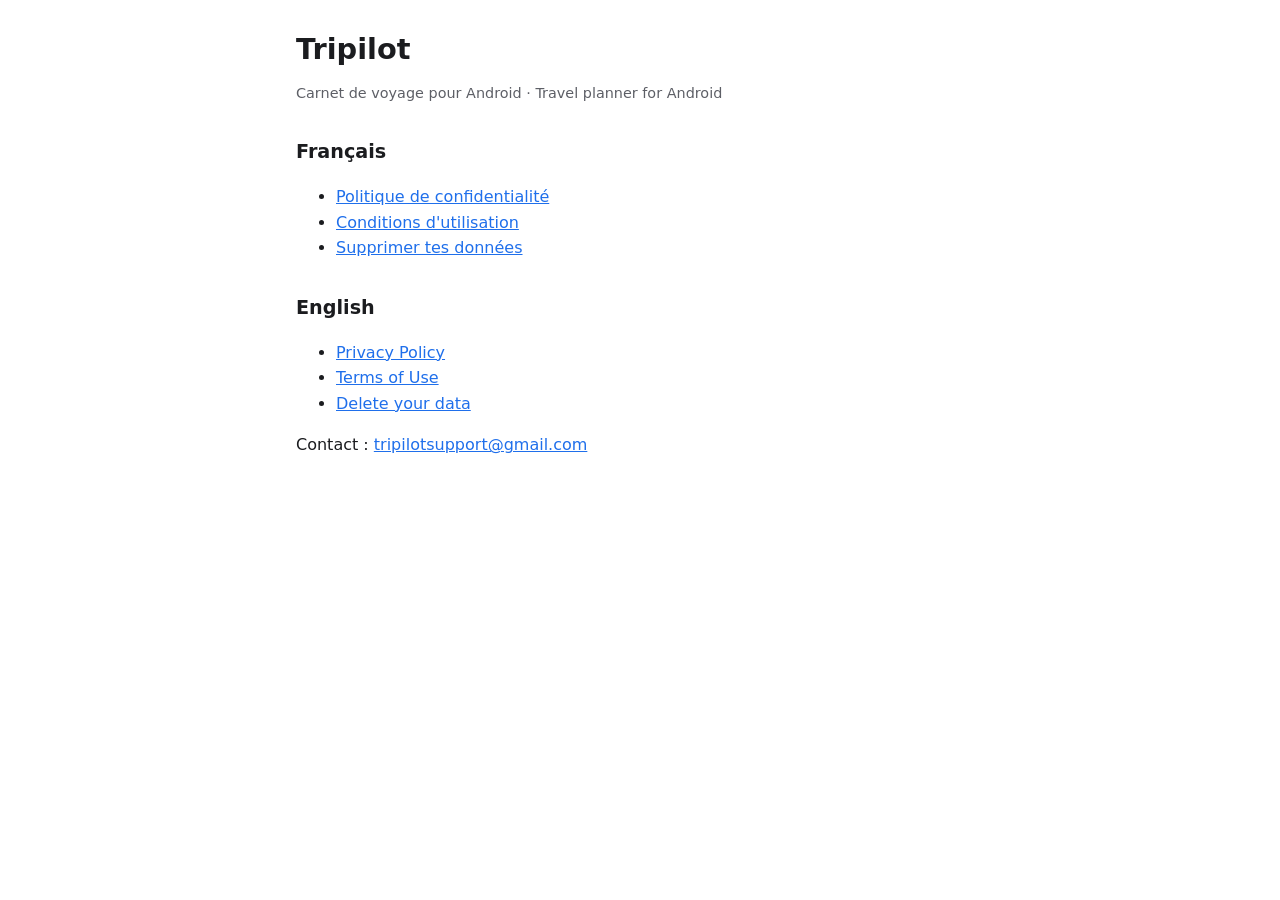
<file: index.html>
<!doctype html>
<html lang="fr">
<head>
<meta charset="utf-8">
<meta name="viewport" content="width=device-width, initial-scale=1">
<title>Tripilot – Mentions</title>
<link rel="stylesheet" href="style.css">
</head>
<body>
<main>
<h1>Tripilot</h1>
<p class="updated">Carnet de voyage pour Android · Travel planner for Android</p>
<h2>Français</h2>
<ul>
<li><a href="fr/privacy.html">Politique de confidentialité</a></li>
<li><a href="fr/terms.html">Conditions d'utilisation</a></li>
<li><a href="fr/data-deletion.html">Supprimer tes données</a></li>
</ul>
<h2>English</h2>
<ul>
<li><a href="en/privacy.html">Privacy Policy</a></li>
<li><a href="en/terms.html">Terms of Use</a></li>
<li><a href="en/data-deletion.html">Delete your data</a></li>
</ul>
<p>Contact : <a href="mailto:tripilotsupport@gmail.com">tripilotsupport@gmail.com</a></p>
</main>
</body>
</html>
</file>
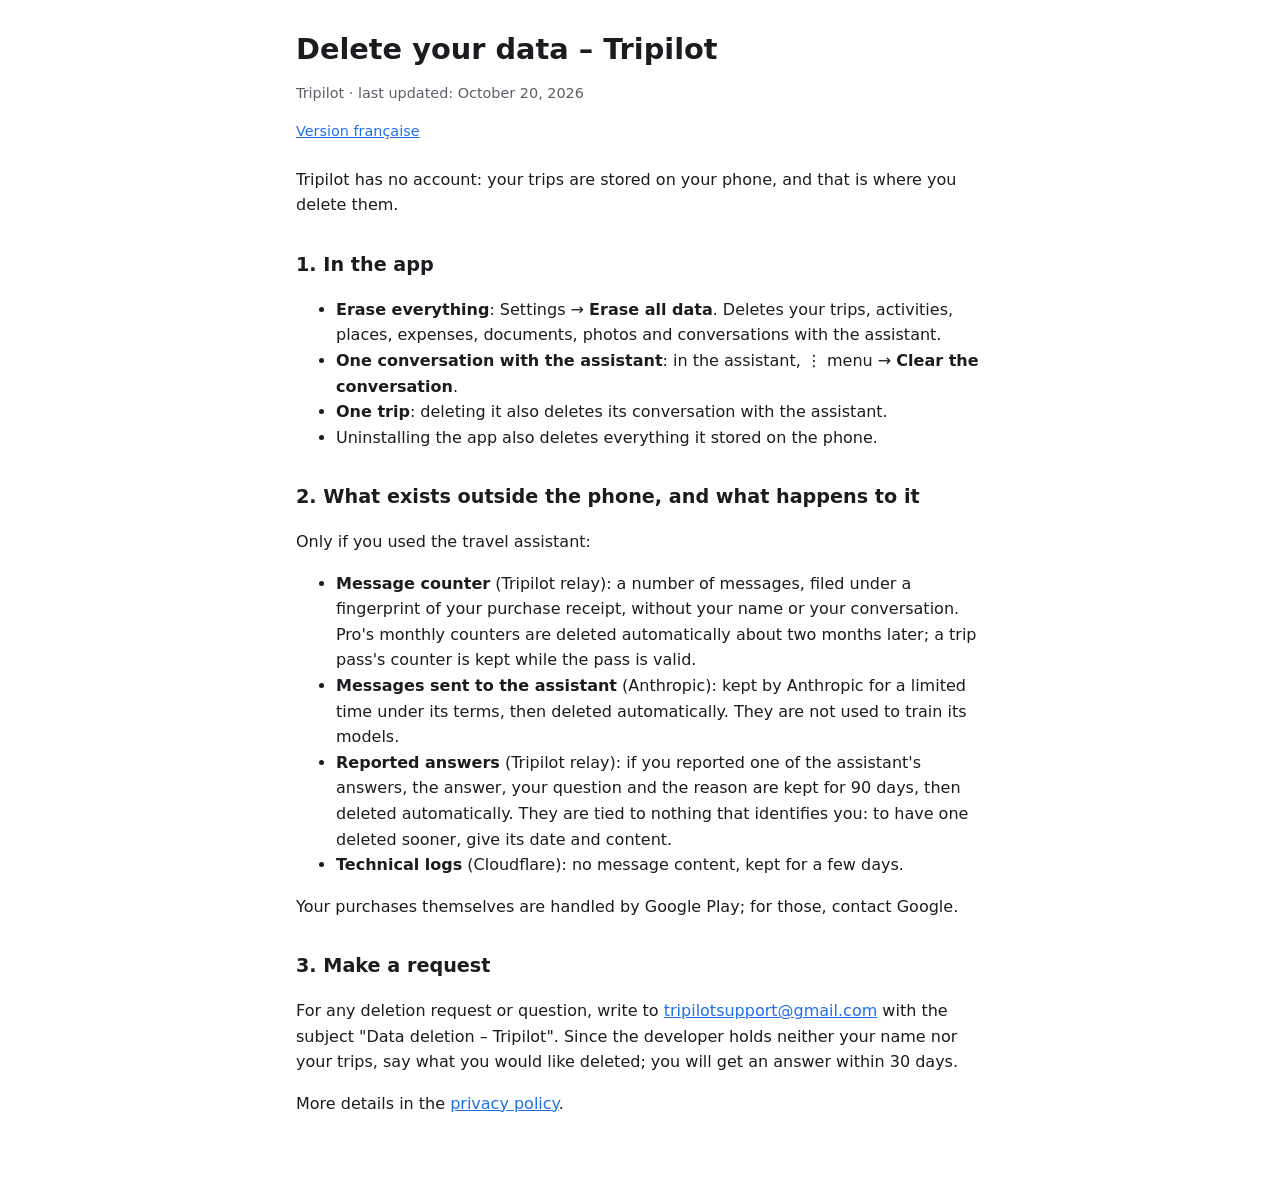
<file: en/data-deletion.html>
<!doctype html>
<html lang="en">
<head>
<meta charset="utf-8">
<meta name="viewport" content="width=device-width, initial-scale=1">
<title>Tripilot – Delete your data</title>
<link rel="stylesheet" href="../style.css">
</head>
<body>
<main>
<h1>Delete your data – Tripilot</h1>
<p class="updated">Tripilot · last updated: October 20, 2026</p>
<p class="lang"><a href="../fr/data-deletion.html">Version française</a></p>

<p>Tripilot has no account: your trips are stored on your phone, and that is where you delete them.</p>

<h2>1. In the app</h2>
<ul>
<li><strong>Erase everything</strong>: Settings → <strong>Erase all data</strong>. Deletes your trips, activities, places, expenses, documents, photos and conversations with the assistant.</li>
<li><strong>One conversation with the assistant</strong>: in the assistant, ⋮ menu → <strong>Clear the conversation</strong>.</li>
<li><strong>One trip</strong>: deleting it also deletes its conversation with the assistant.</li>
<li>Uninstalling the app also deletes everything it stored on the phone.</li>
</ul>

<h2>2. What exists outside the phone, and what happens to it</h2>
<p>Only if you used the travel assistant:</p>
<ul>
<li><strong>Message counter</strong> (Tripilot relay): a number of messages, filed under a fingerprint of your purchase receipt, without your name or your conversation. Pro's monthly counters are deleted automatically about two months later; a trip pass's counter is kept while the pass is valid.</li>
<li><strong>Messages sent to the assistant</strong> (Anthropic): kept by Anthropic for a limited time under its terms, then deleted automatically. They are not used to train its models.</li>
<li><strong>Reported answers</strong> (Tripilot relay): if you reported one of the assistant's answers, the answer, your question and the reason are kept for 90 days, then deleted automatically. They are tied to nothing that identifies you: to have one deleted sooner, give its date and content.</li>
<li><strong>Technical logs</strong> (Cloudflare): no message content, kept for a few days.</li>
</ul>
<p>Your purchases themselves are handled by Google Play; for those, contact Google.</p>

<h2>3. Make a request</h2>
<p>For any deletion request or question, write to <a href="mailto:tripilotsupport@gmail.com">tripilotsupport@gmail.com</a> with the subject "Data deletion – Tripilot". Since the developer holds neither your name nor your trips, say what you would like deleted; you will get an answer within 30 days.</p>

<p>More details in the <a href="privacy.html">privacy policy</a>.</p>
</main>
</body>
</html>
</file>
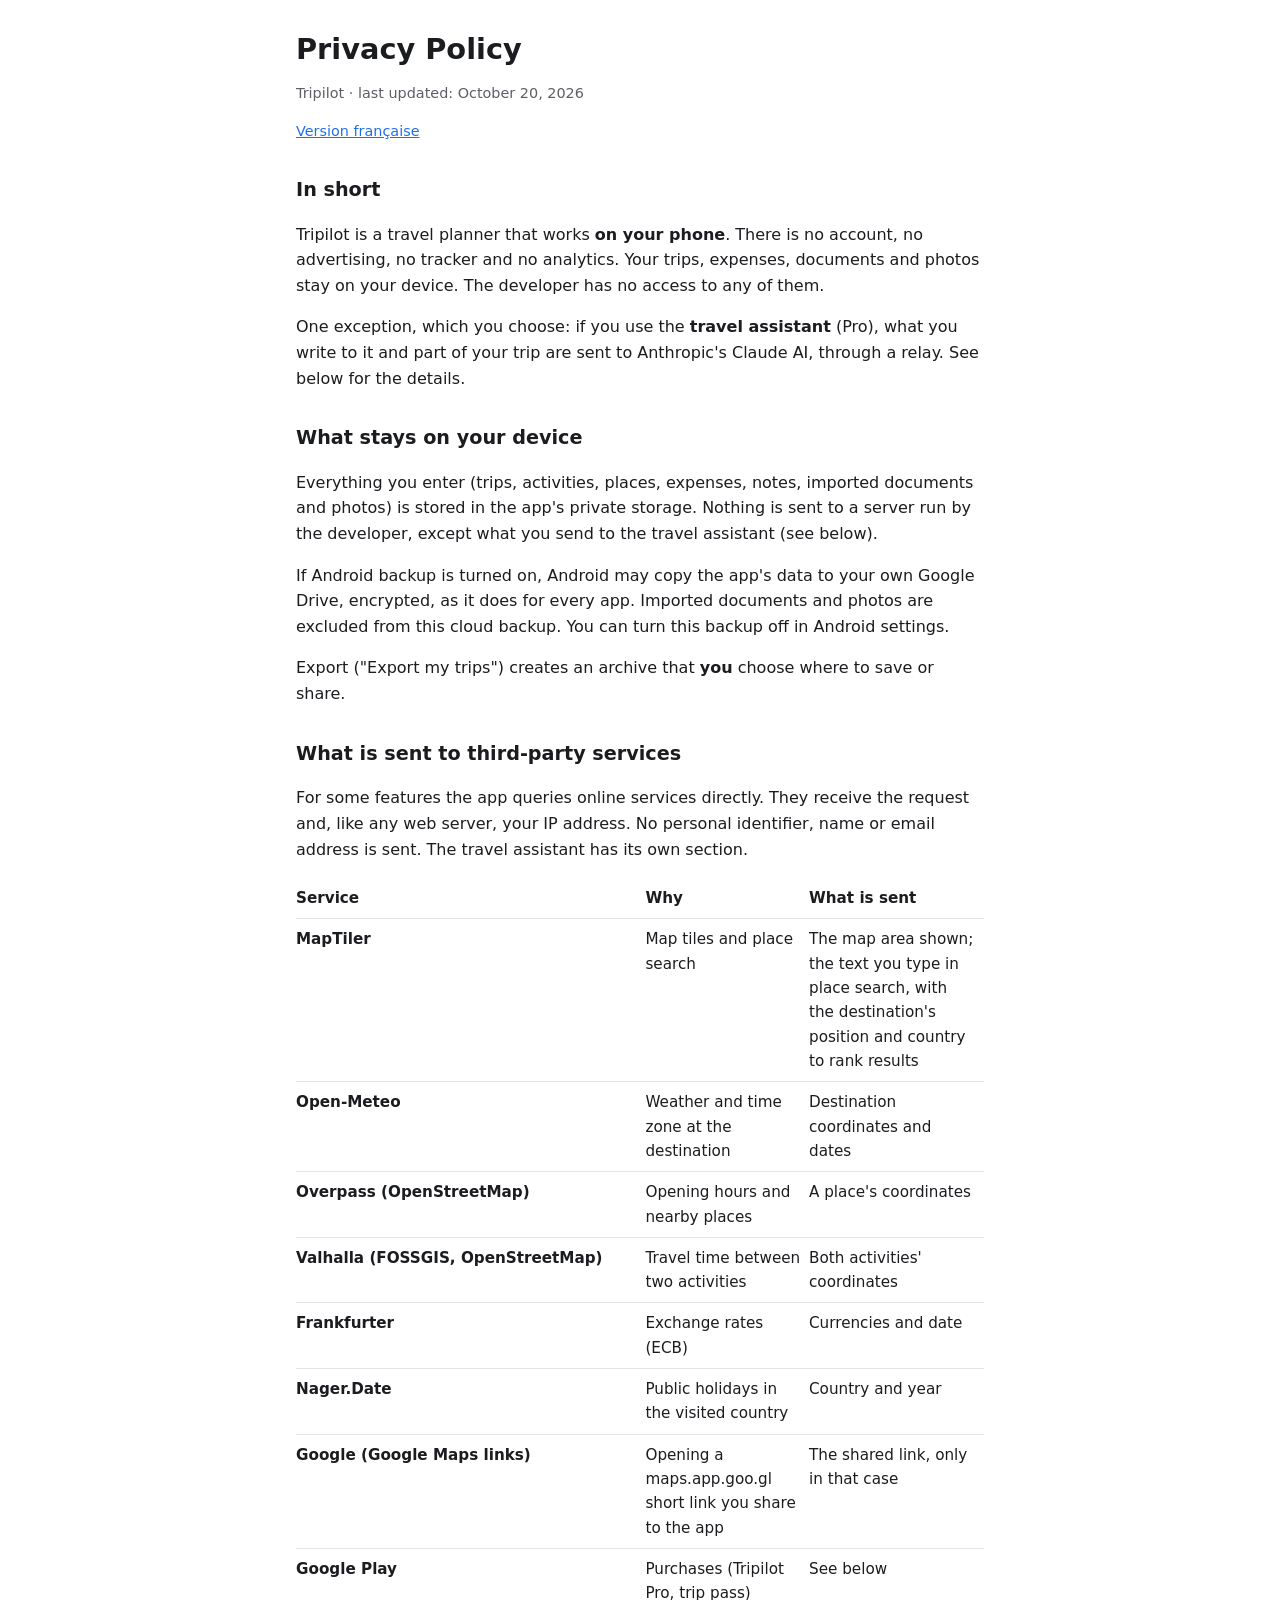
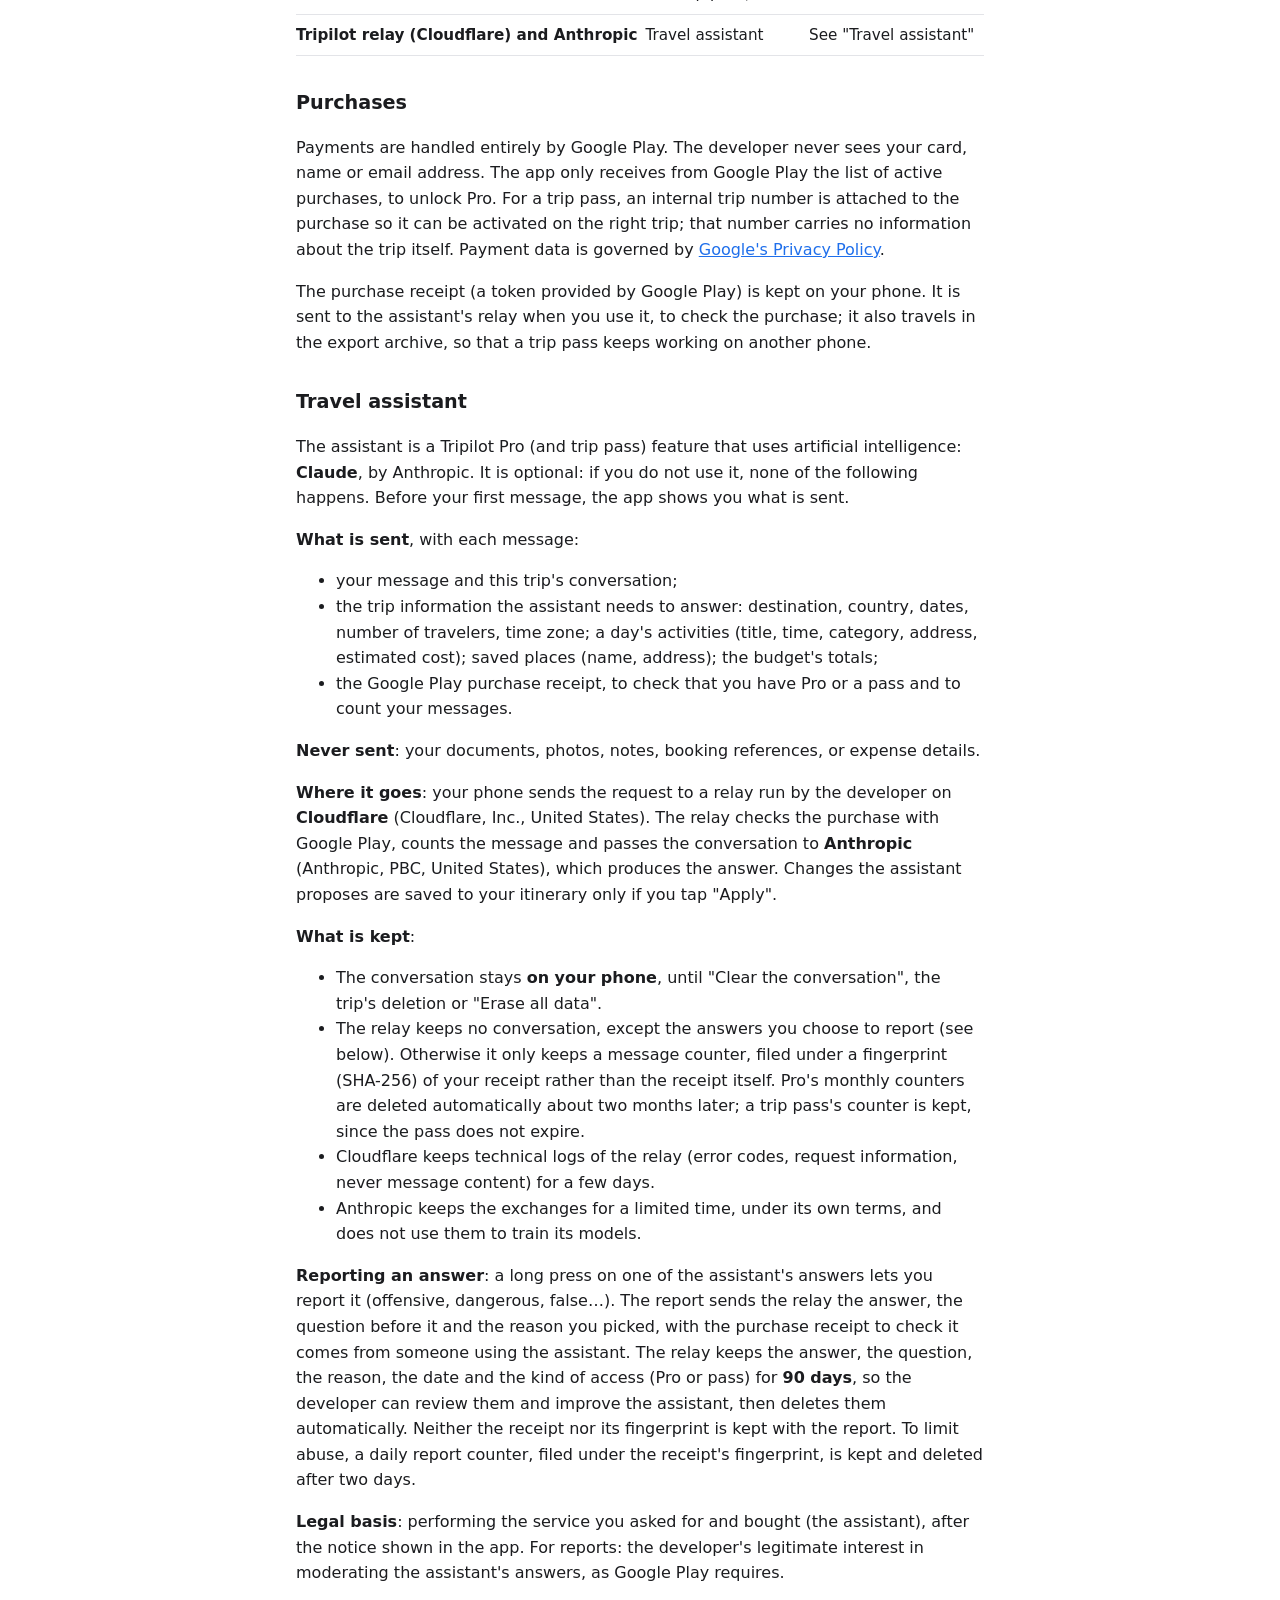
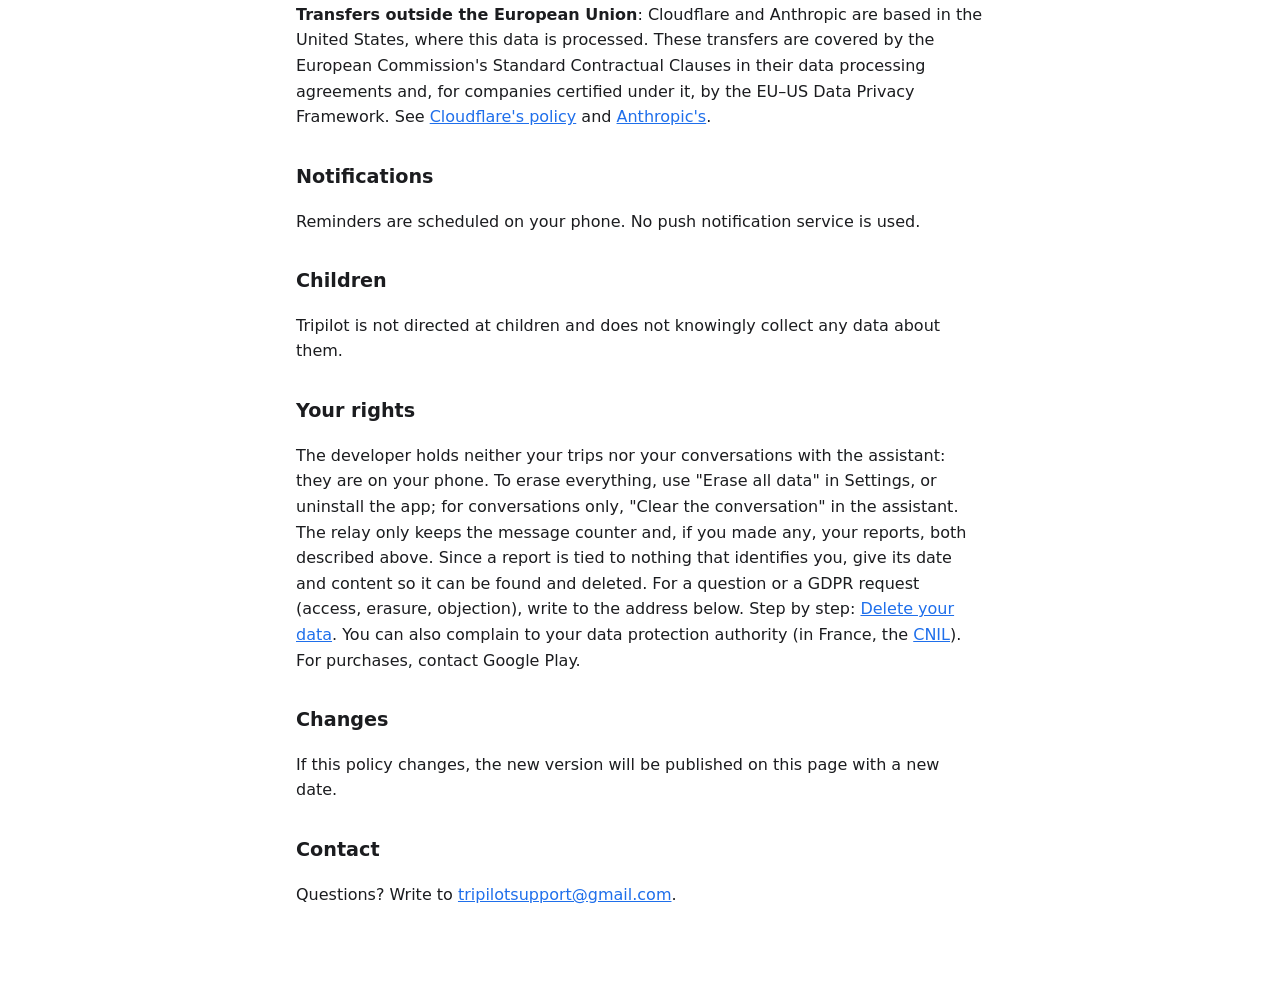
<file: en/privacy.html>
<!doctype html>
<html lang="en">
<head>
<meta charset="utf-8">
<meta name="viewport" content="width=device-width, initial-scale=1">
<title>Tripilot – Privacy</title>
<link rel="stylesheet" href="../style.css">
</head>
<body>
<main>
<h1>Privacy Policy</h1>
<p class="updated">Tripilot · last updated: October 20, 2026</p>
<p class="lang"><a href="../fr/privacy.html">Version française</a></p>

<h2>In short</h2>
<p>Tripilot is a travel planner that works <strong>on your phone</strong>. There is no account, no advertising, no tracker and no analytics. Your trips, expenses, documents and photos stay on your device. The developer has no access to any of them.</p>
<p>One exception, which you choose: if you use the <strong>travel assistant</strong> (Pro), what you write to it and part of your trip are sent to Anthropic's Claude AI, through a relay. See below for the details.</p>

<h2>What stays on your device</h2>
<p>Everything you enter (trips, activities, places, expenses, notes, imported documents and photos) is stored in the app's private storage. Nothing is sent to a server run by the developer, except what you send to the travel assistant (see below).</p>
<p>If Android backup is turned on, Android may copy the app's data to your own Google Drive, encrypted, as it does for every app. Imported documents and photos are excluded from this cloud backup. You can turn this backup off in Android settings.</p>
<p>Export ("Export my trips") creates an archive that <strong>you</strong> choose where to save or share.</p>

<h2>What is sent to third-party services</h2>
<p>For some features the app queries online services directly. They receive the request and, like any web server, your IP address. No personal identifier, name or email address is sent. The travel assistant has its own section.</p>
<table>
<thead><tr><th>Service</th><th>Why</th><th>What is sent</th></tr></thead>
<tbody>
<tr><td>MapTiler</td><td>Map tiles and place search</td><td>The map area shown; the text you type in place search, with the destination's position and country to rank results</td></tr>
<tr><td>Open-Meteo</td><td>Weather and time zone at the destination</td><td>Destination coordinates and dates</td></tr>
<tr><td>Overpass (OpenStreetMap)</td><td>Opening hours and nearby places</td><td>A place's coordinates</td></tr>
<tr><td>Valhalla (FOSSGIS, OpenStreetMap)</td><td>Travel time between two activities</td><td>Both activities' coordinates</td></tr>
<tr><td>Frankfurter</td><td>Exchange rates (ECB)</td><td>Currencies and date</td></tr>
<tr><td>Nager.Date</td><td>Public holidays in the visited country</td><td>Country and year</td></tr>
<tr><td>Google (Google Maps links)</td><td>Opening a maps.app.goo.gl short link you share to the app</td><td>The shared link, only in that case</td></tr>
<tr><td>Google Play</td><td>Purchases (Tripilot Pro, trip pass)</td><td>See below</td></tr>
<tr><td>Tripilot relay (Cloudflare) and Anthropic</td><td>Travel assistant</td><td>See "Travel assistant"</td></tr>
</tbody>
</table>

<h2>Purchases</h2>
<p>Payments are handled entirely by Google Play. The developer never sees your card, name or email address. The app only receives from Google Play the list of active purchases, to unlock Pro. For a trip pass, an internal trip number is attached to the purchase so it can be activated on the right trip; that number carries no information about the trip itself. Payment data is governed by <a href="https://policies.google.com/privacy">Google's Privacy Policy</a>.</p>
<p>The purchase receipt (a token provided by Google Play) is kept on your phone. It is sent to the assistant's relay when you use it, to check the purchase; it also travels in the export archive, so that a trip pass keeps working on another phone.</p>

<h2>Travel assistant</h2>
<p>The assistant is a Tripilot Pro (and trip pass) feature that uses artificial intelligence: <strong>Claude</strong>, by Anthropic. It is optional: if you do not use it, none of the following happens. Before your first message, the app shows you what is sent.</p>
<p><strong>What is sent</strong>, with each message:</p>
<ul>
<li>your message and this trip's conversation;</li>
<li>the trip information the assistant needs to answer: destination, country, dates, number of travelers, time zone; a day's activities (title, time, category, address, estimated cost); saved places (name, address); the budget's totals;</li>
<li>the Google Play purchase receipt, to check that you have Pro or a pass and to count your messages.</li>
</ul>
<p><strong>Never sent</strong>: your documents, photos, notes, booking references, or expense details.</p>
<p><strong>Where it goes</strong>: your phone sends the request to a relay run by the developer on <strong>Cloudflare</strong> (Cloudflare, Inc., United States). The relay checks the purchase with Google Play, counts the message and passes the conversation to <strong>Anthropic</strong> (Anthropic, PBC, United States), which produces the answer. Changes the assistant proposes are saved to your itinerary only if you tap "Apply".</p>
<p><strong>What is kept</strong>:</p>
<ul>
<li>The conversation stays <strong>on your phone</strong>, until "Clear the conversation", the trip's deletion or "Erase all data".</li>
<li>The relay keeps no conversation, except the answers you choose to report (see below). Otherwise it only keeps a message counter, filed under a fingerprint (SHA-256) of your receipt rather than the receipt itself. Pro's monthly counters are deleted automatically about two months later; a trip pass's counter is kept, since the pass does not expire.</li>
<li>Cloudflare keeps technical logs of the relay (error codes, request information, never message content) for a few days.</li>
<li>Anthropic keeps the exchanges for a limited time, under its own terms, and does not use them to train its models.</li>
</ul>
<p><strong>Reporting an answer</strong>: a long press on one of the assistant's answers lets you report it (offensive, dangerous, false…). The report sends the relay the answer, the question before it and the reason you picked, with the purchase receipt to check it comes from someone using the assistant. The relay keeps the answer, the question, the reason, the date and the kind of access (Pro or pass) for <strong>90 days</strong>, so the developer can review them and improve the assistant, then deletes them automatically. Neither the receipt nor its fingerprint is kept with the report. To limit abuse, a daily report counter, filed under the receipt's fingerprint, is kept and deleted after two days.</p>
<p><strong>Legal basis</strong>: performing the service you asked for and bought (the assistant), after the notice shown in the app. For reports: the developer's legitimate interest in moderating the assistant's answers, as Google Play requires.</p>
<p><strong>Transfers outside the European Union</strong>: Cloudflare and Anthropic are based in the United States, where this data is processed. These transfers are covered by the European Commission's Standard Contractual Clauses in their data processing agreements and, for companies certified under it, by the EU–US Data Privacy Framework. See <a href="https://www.cloudflare.com/privacypolicy/">Cloudflare's policy</a> and <a href="https://www.anthropic.com/legal/privacy">Anthropic's</a>.</p>

<h2>Notifications</h2>
<p>Reminders are scheduled on your phone. No push notification service is used.</p>

<h2>Children</h2>
<p>Tripilot is not directed at children and does not knowingly collect any data about them.</p>

<h2>Your rights</h2>
<p>The developer holds neither your trips nor your conversations with the assistant: they are on your phone. To erase everything, use "Erase all data" in Settings, or uninstall the app; for conversations only, "Clear the conversation" in the assistant. The relay only keeps the message counter and, if you made any, your reports, both described above. Since a report is tied to nothing that identifies you, give its date and content so it can be found and deleted. For a question or a GDPR request (access, erasure, objection), write to the address below. Step by step: <a href="data-deletion.html">Delete your data</a>. You can also complain to your data protection authority (in France, the <a href="https://www.cnil.fr/en">CNIL</a>). For purchases, contact Google Play.</p>

<h2>Changes</h2>
<p>If this policy changes, the new version will be published on this page with a new date.</p>

<h2>Contact</h2>
<p>Questions? Write to <a href="mailto:tripilotsupport@gmail.com">tripilotsupport@gmail.com</a>.</p>
</main>
</body>
</html>
</file>
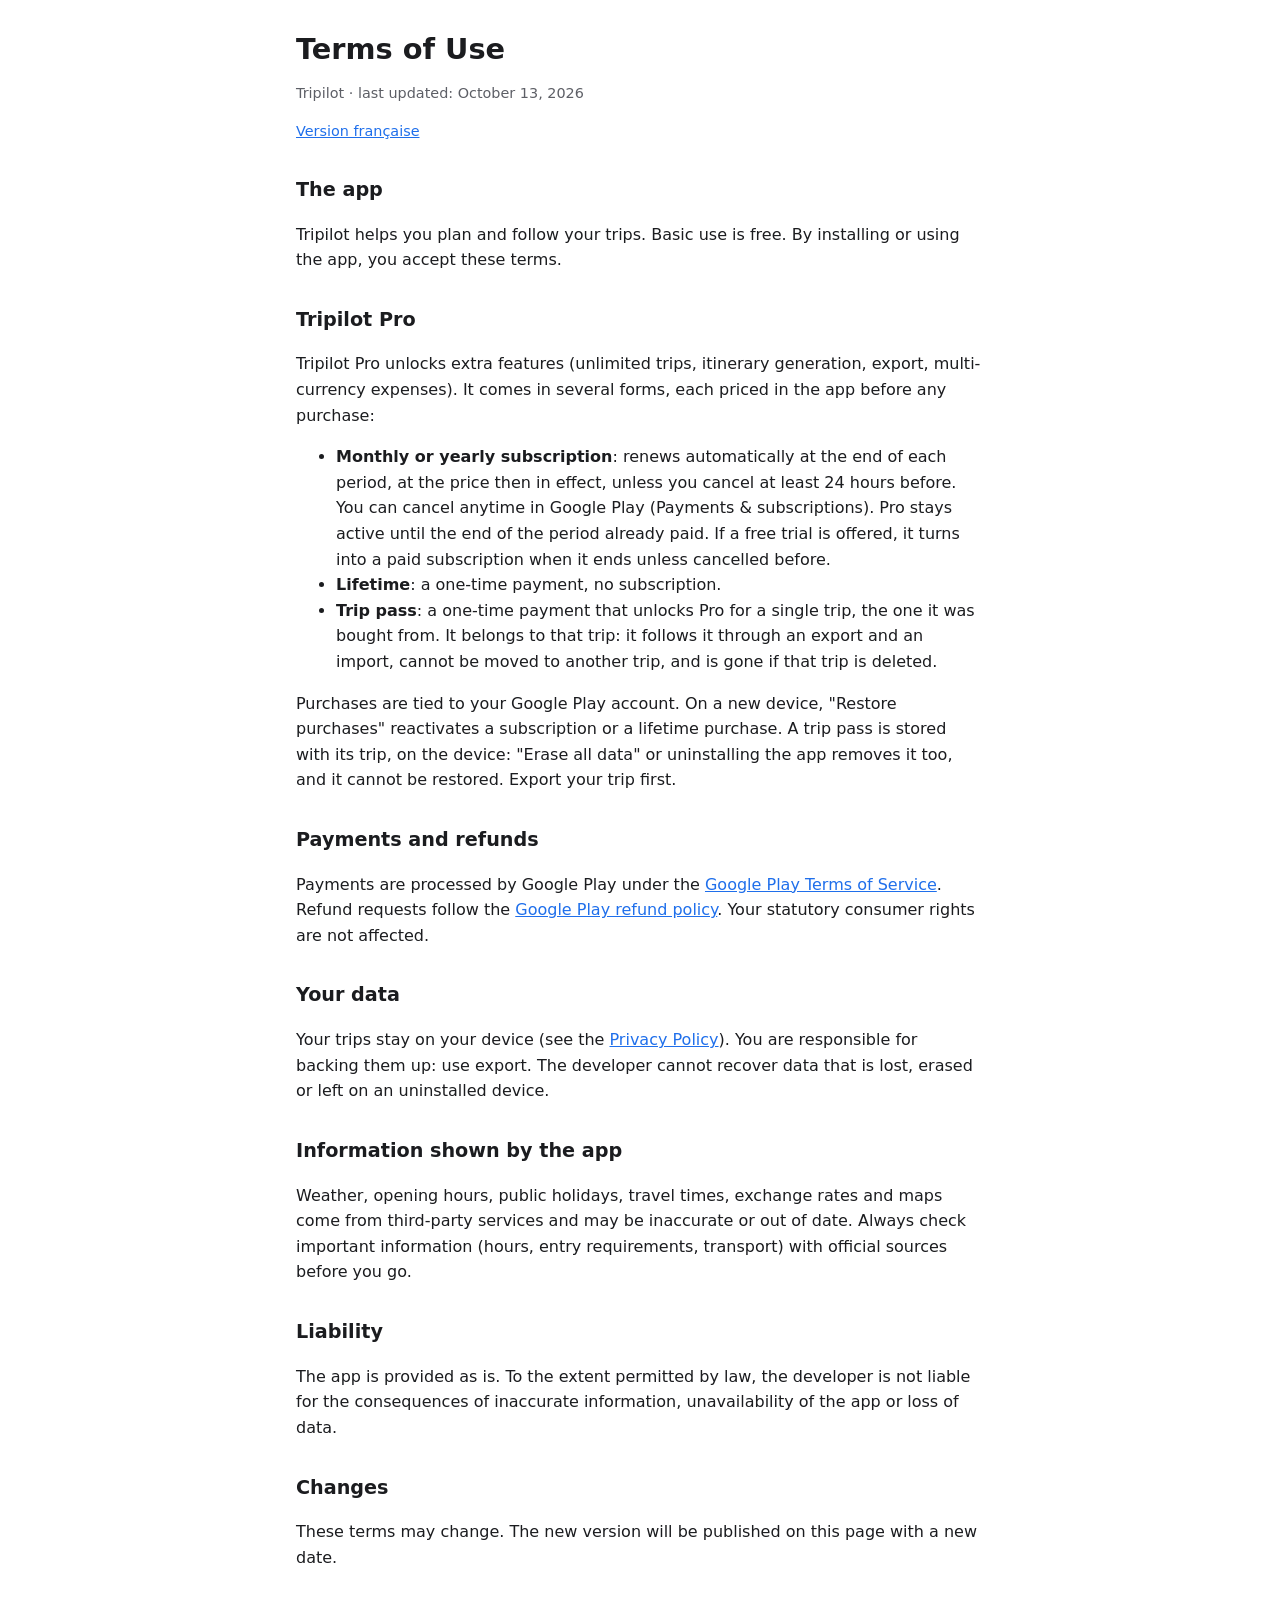
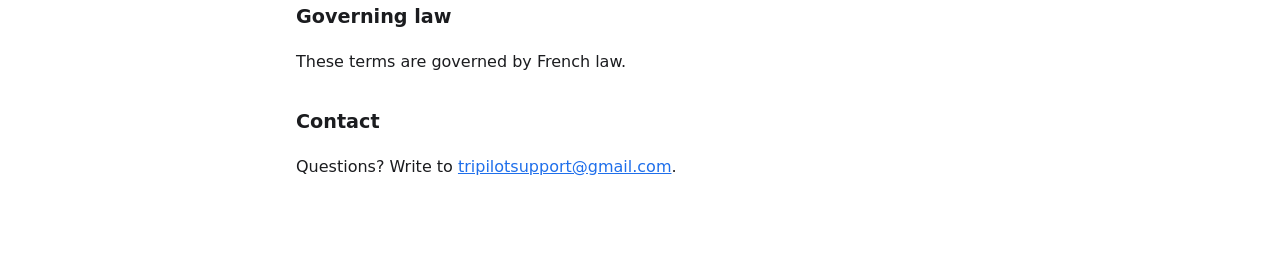
<file: en/terms.html>
<!doctype html>
<html lang="en">
<head>
<meta charset="utf-8">
<meta name="viewport" content="width=device-width, initial-scale=1">
<title>Tripilot – Terms</title>
<link rel="stylesheet" href="../style.css">
</head>
<body>
<main>
<h1>Terms of Use</h1>
<p class="updated">Tripilot · last updated: October 13, 2026</p>
<p class="lang"><a href="../fr/terms.html">Version française</a></p>

<h2>The app</h2>
<p>Tripilot helps you plan and follow your trips. Basic use is free. By installing or using the app, you accept these terms.</p>

<h2>Tripilot Pro</h2>
<p>Tripilot Pro unlocks extra features (unlimited trips, itinerary generation, export, multi-currency expenses). It comes in several forms, each priced in the app before any purchase:</p>
<ul>
<li><strong>Monthly or yearly subscription</strong>: renews automatically at the end of each period, at the price then in effect, unless you cancel at least 24 hours before. You can cancel anytime in Google Play (Payments &amp; subscriptions). Pro stays active until the end of the period already paid. If a free trial is offered, it turns into a paid subscription when it ends unless cancelled before.</li>
<li><strong>Lifetime</strong>: a one-time payment, no subscription.</li>
<li><strong>Trip pass</strong>: a one-time payment that unlocks Pro for a single trip, the one it was bought from. It belongs to that trip: it follows it through an export and an import, cannot be moved to another trip, and is gone if that trip is deleted.</li>
</ul>
<p>Purchases are tied to your Google Play account. On a new device, "Restore purchases" reactivates a subscription or a lifetime purchase. A trip pass is stored with its trip, on the device: "Erase all data" or uninstalling the app removes it too, and it cannot be restored. Export your trip first.</p>

<h2>Payments and refunds</h2>
<p>Payments are processed by Google Play under the <a href="https://play.google.com/about/play-terms/">Google Play Terms of Service</a>. Refund requests follow the <a href="https://support.google.com/googleplay/answer/2479637">Google Play refund policy</a>. Your statutory consumer rights are not affected.</p>

<h2>Your data</h2>
<p>Your trips stay on your device (see the <a href="privacy.html">Privacy Policy</a>). You are responsible for backing them up: use export. The developer cannot recover data that is lost, erased or left on an uninstalled device.</p>

<h2>Information shown by the app</h2>
<p>Weather, opening hours, public holidays, travel times, exchange rates and maps come from third-party services and may be inaccurate or out of date. Always check important information (hours, entry requirements, transport) with official sources before you go.</p>

<h2>Liability</h2>
<p>The app is provided as is. To the extent permitted by law, the developer is not liable for the consequences of inaccurate information, unavailability of the app or loss of data.</p>

<h2>Changes</h2>
<p>These terms may change. The new version will be published on this page with a new date.</p>

<h2>Governing law</h2>
<p>These terms are governed by French law.</p>

<h2>Contact</h2>
<p>Questions? Write to <a href="mailto:tripilotsupport@gmail.com">tripilotsupport@gmail.com</a>.</p>
</main>
</body>
</html>
</file>
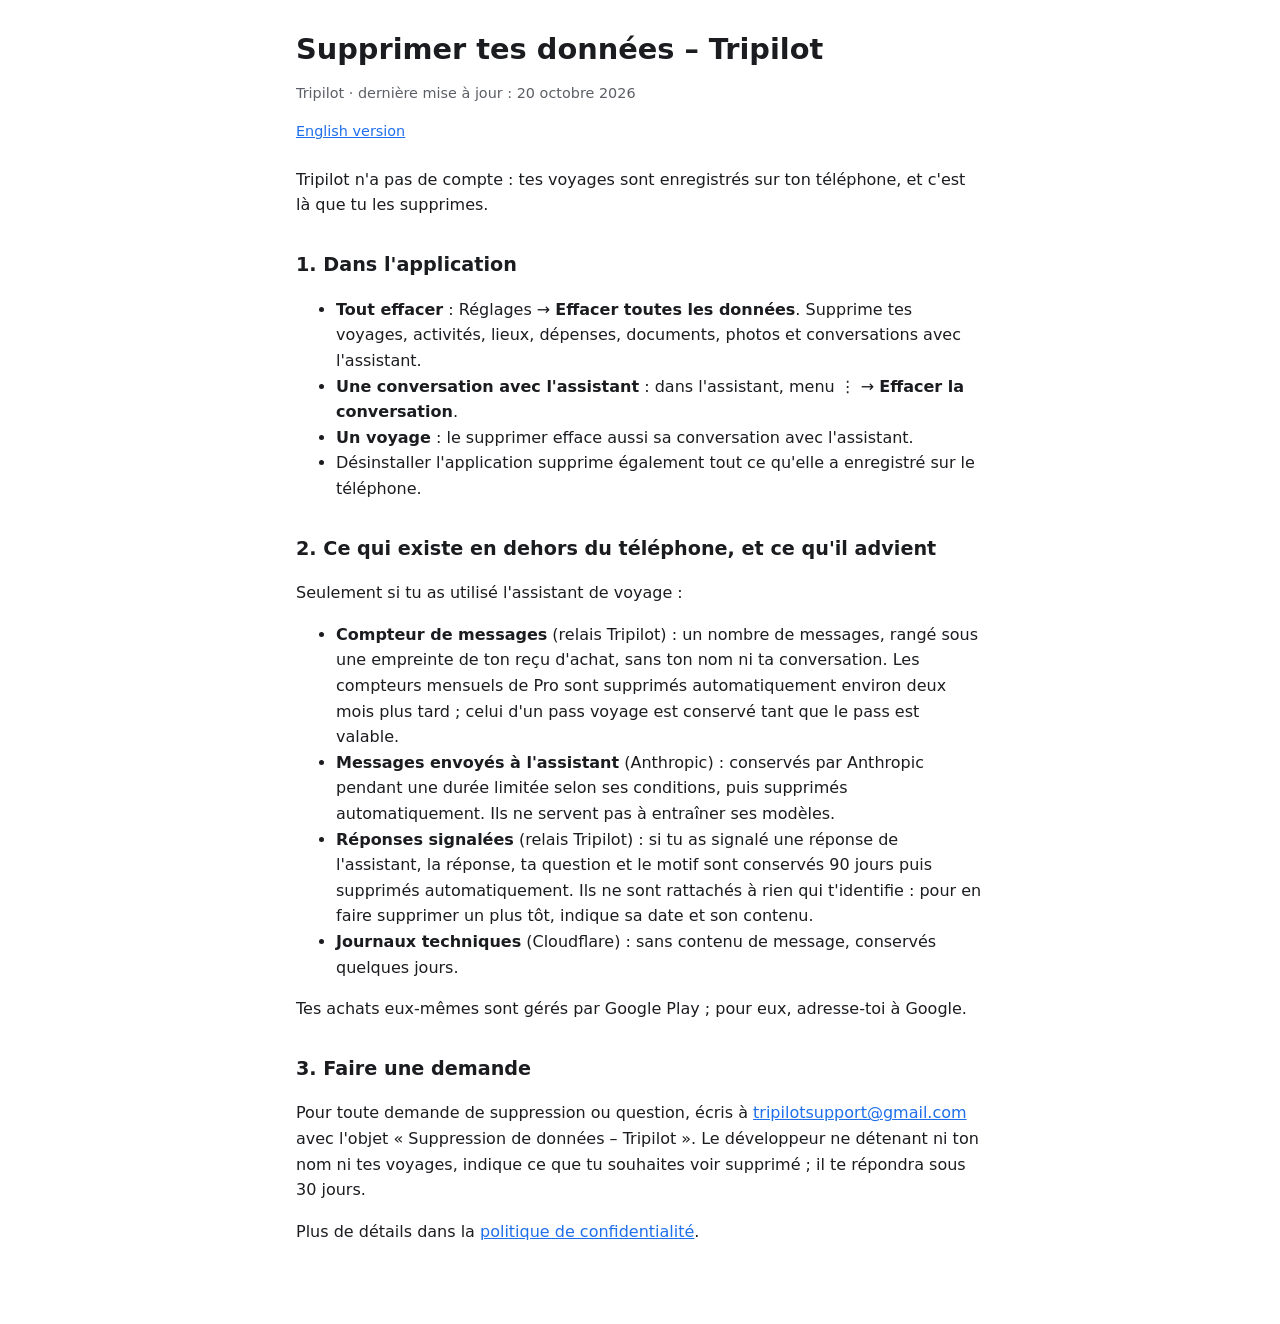
<file: fr/data-deletion.html>
<!doctype html>
<html lang="fr">
<head>
<meta charset="utf-8">
<meta name="viewport" content="width=device-width, initial-scale=1">
<title>Tripilot – Supprimer tes données</title>
<link rel="stylesheet" href="../style.css">
</head>
<body>
<main>
<h1>Supprimer tes données – Tripilot</h1>
<p class="updated">Tripilot · dernière mise à jour : 20 octobre 2026</p>
<p class="lang"><a href="../en/data-deletion.html">English version</a></p>

<p>Tripilot n'a pas de compte : tes voyages sont enregistrés sur ton téléphone, et c'est là que tu les supprimes.</p>

<h2>1. Dans l'application</h2>
<ul>
<li><strong>Tout effacer</strong> : Réglages → <strong>Effacer toutes les données</strong>. Supprime tes voyages, activités, lieux, dépenses, documents, photos et conversations avec l'assistant.</li>
<li><strong>Une conversation avec l'assistant</strong> : dans l'assistant, menu ⋮ → <strong>Effacer la conversation</strong>.</li>
<li><strong>Un voyage</strong> : le supprimer efface aussi sa conversation avec l'assistant.</li>
<li>Désinstaller l'application supprime également tout ce qu'elle a enregistré sur le téléphone.</li>
</ul>

<h2>2. Ce qui existe en dehors du téléphone, et ce qu'il advient</h2>
<p>Seulement si tu as utilisé l'assistant de voyage :</p>
<ul>
<li><strong>Compteur de messages</strong> (relais Tripilot) : un nombre de messages, rangé sous une empreinte de ton reçu d'achat, sans ton nom ni ta conversation. Les compteurs mensuels de Pro sont supprimés automatiquement environ deux mois plus tard ; celui d'un pass voyage est conservé tant que le pass est valable.</li>
<li><strong>Messages envoyés à l'assistant</strong> (Anthropic) : conservés par Anthropic pendant une durée limitée selon ses conditions, puis supprimés automatiquement. Ils ne servent pas à entraîner ses modèles.</li>
<li><strong>Réponses signalées</strong> (relais Tripilot) : si tu as signalé une réponse de l'assistant, la réponse, ta question et le motif sont conservés 90 jours puis supprimés automatiquement. Ils ne sont rattachés à rien qui t'identifie : pour en faire supprimer un plus tôt, indique sa date et son contenu.</li>
<li><strong>Journaux techniques</strong> (Cloudflare) : sans contenu de message, conservés quelques jours.</li>
</ul>
<p>Tes achats eux-mêmes sont gérés par Google Play ; pour eux, adresse-toi à Google.</p>

<h2>3. Faire une demande</h2>
<p>Pour toute demande de suppression ou question, écris à <a href="mailto:tripilotsupport@gmail.com">tripilotsupport@gmail.com</a> avec l'objet « Suppression de données – Tripilot ». Le développeur ne détenant ni ton nom ni tes voyages, indique ce que tu souhaites voir supprimé ; il te répondra sous 30 jours.</p>

<p>Plus de détails dans la <a href="privacy.html">politique de confidentialité</a>.</p>
</main>
</body>
</html>
</file>
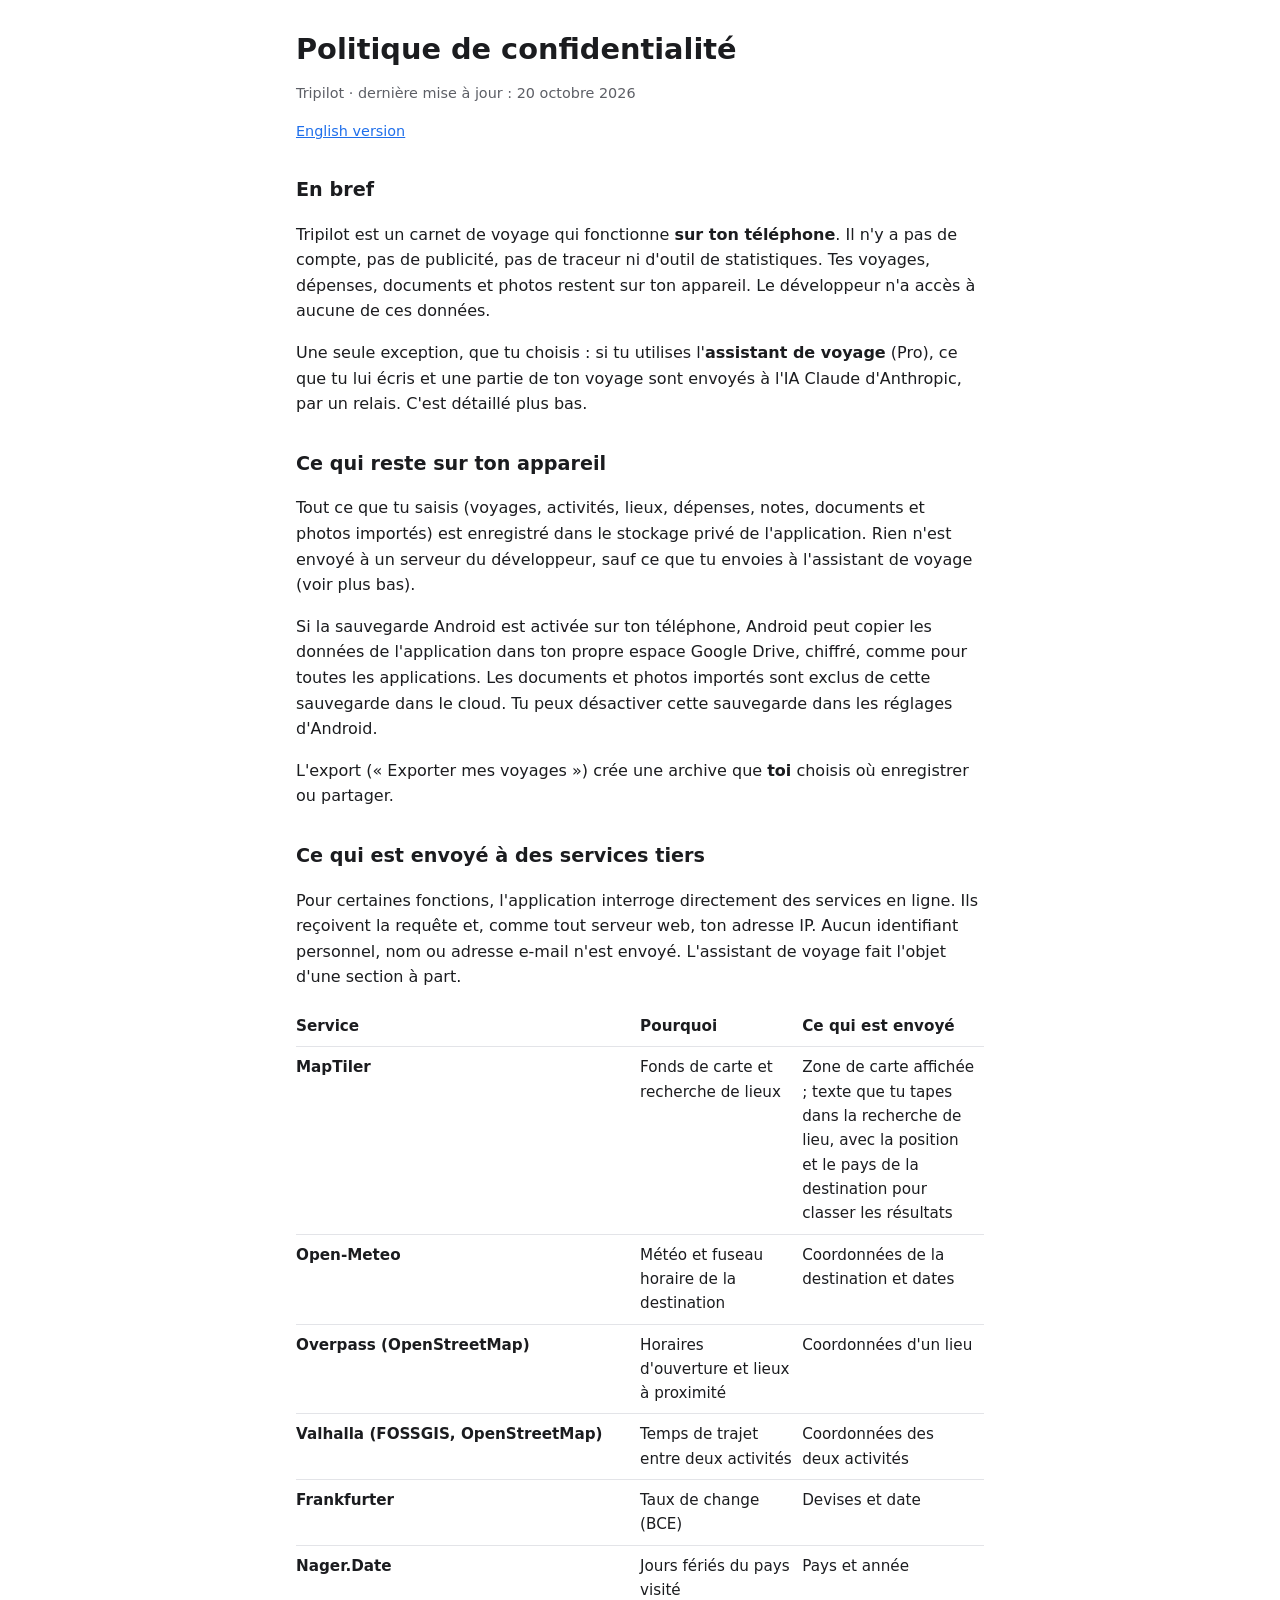
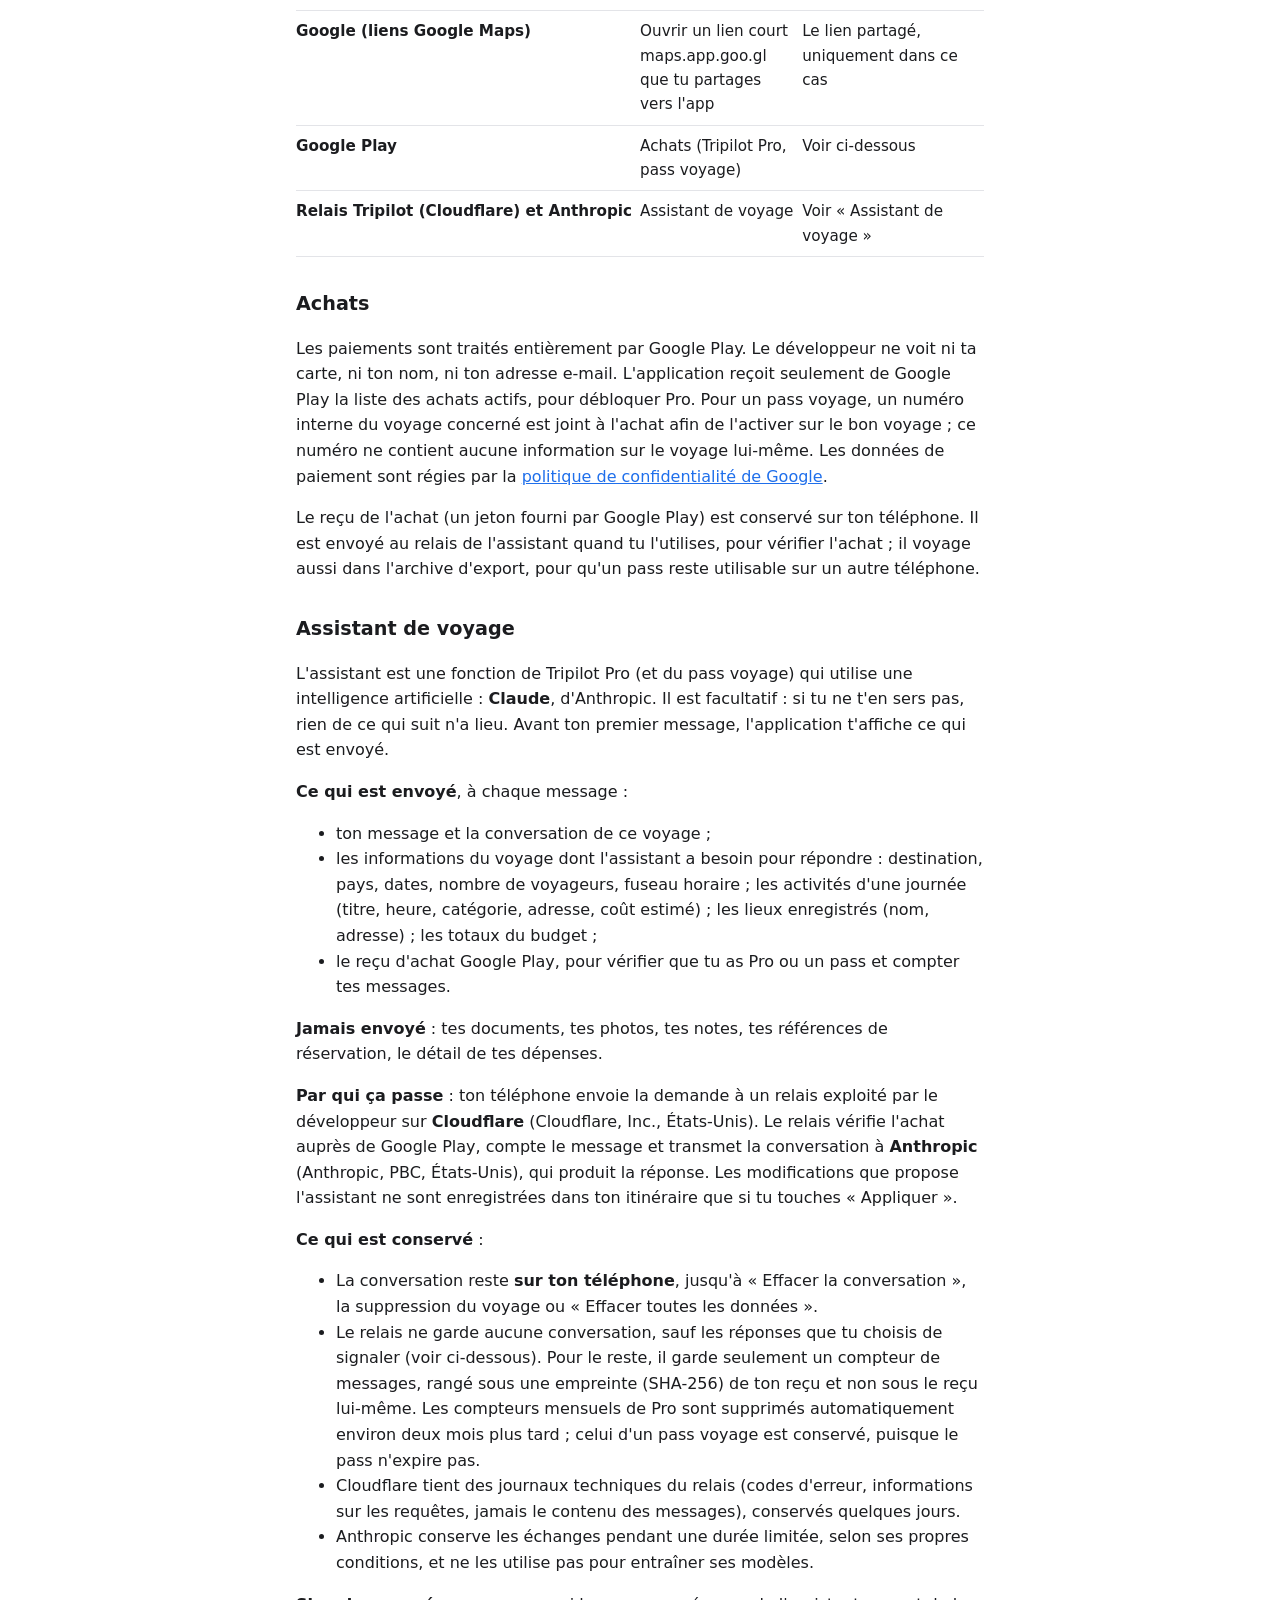
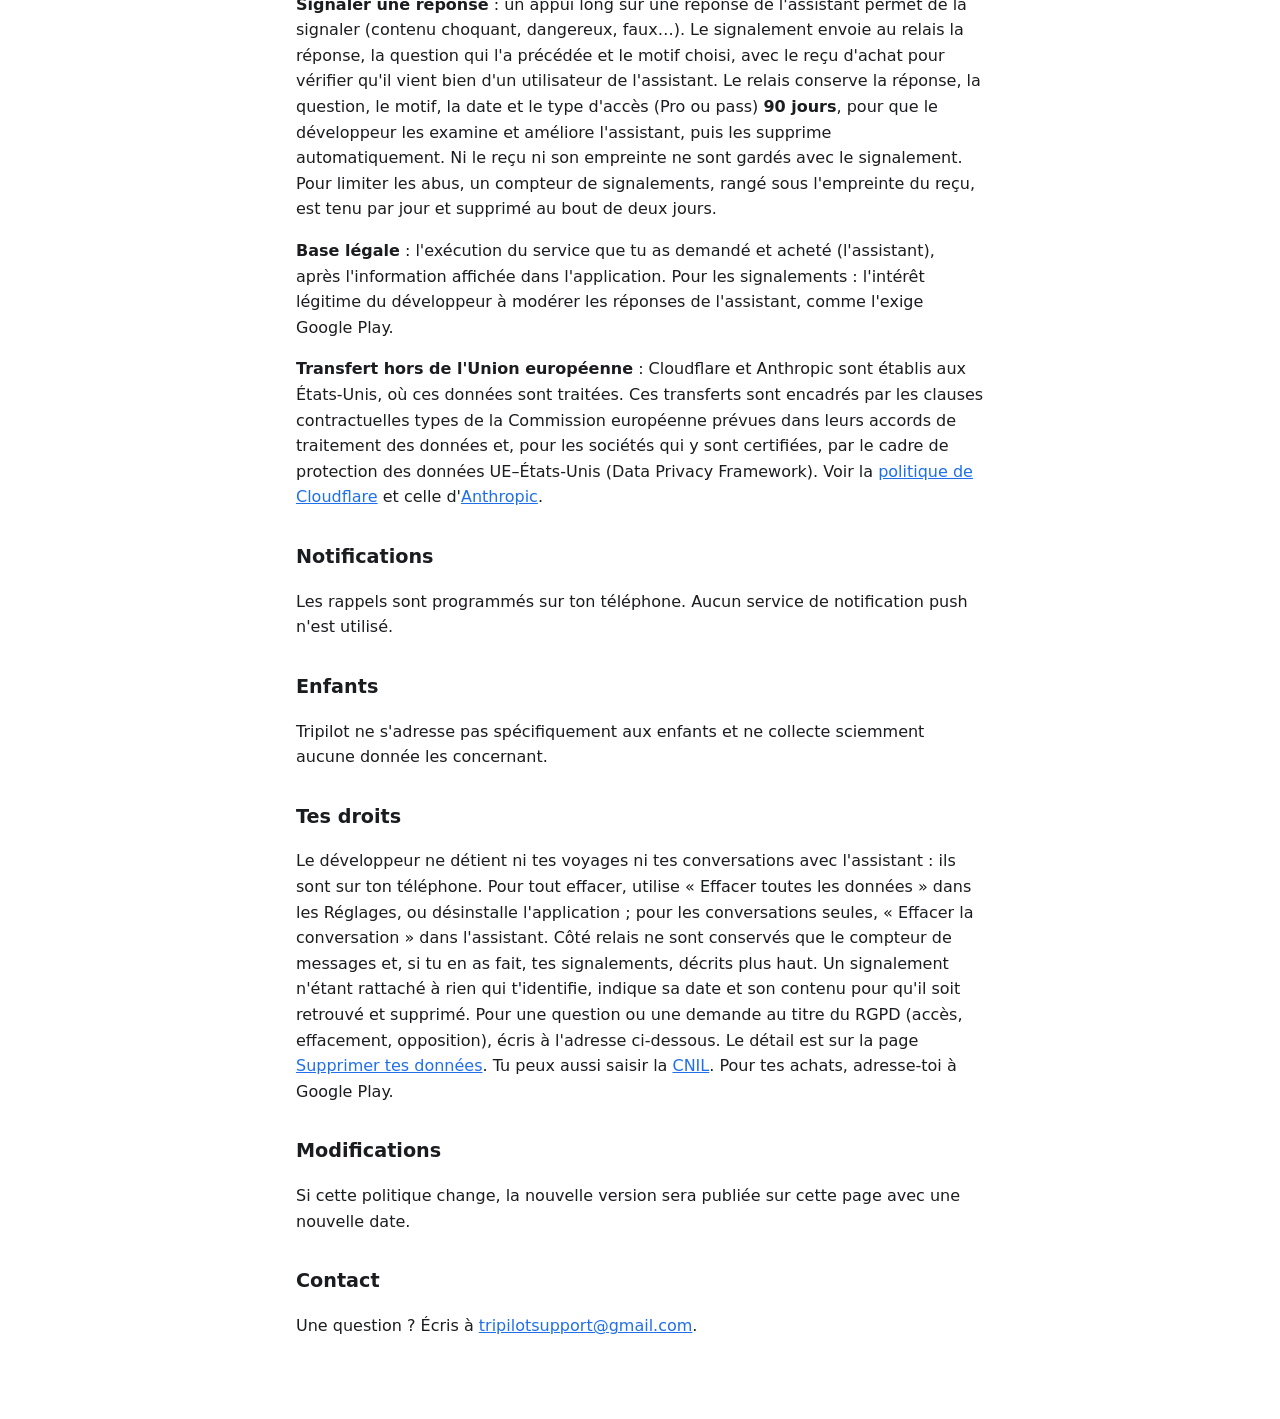
<file: fr/privacy.html>
<!doctype html>
<html lang="fr">
<head>
<meta charset="utf-8">
<meta name="viewport" content="width=device-width, initial-scale=1">
<title>Tripilot – Confidentialité</title>
<link rel="stylesheet" href="../style.css">
</head>
<body>
<main>
<h1>Politique de confidentialité</h1>
<p class="updated">Tripilot · dernière mise à jour : 20 octobre 2026</p>
<p class="lang"><a href="../en/privacy.html">English version</a></p>

<h2>En bref</h2>
<p>Tripilot est un carnet de voyage qui fonctionne <strong>sur ton téléphone</strong>. Il n'y a pas de compte, pas de publicité, pas de traceur ni d'outil de statistiques. Tes voyages, dépenses, documents et photos restent sur ton appareil. Le développeur n'a accès à aucune de ces données.</p>
<p>Une seule exception, que tu choisis : si tu utilises l'<strong>assistant de voyage</strong> (Pro), ce que tu lui écris et une partie de ton voyage sont envoyés à l'IA Claude d'Anthropic, par un relais. C'est détaillé plus bas.</p>

<h2>Ce qui reste sur ton appareil</h2>
<p>Tout ce que tu saisis (voyages, activités, lieux, dépenses, notes, documents et photos importés) est enregistré dans le stockage privé de l'application. Rien n'est envoyé à un serveur du développeur, sauf ce que tu envoies à l'assistant de voyage (voir plus bas).</p>
<p>Si la sauvegarde Android est activée sur ton téléphone, Android peut copier les données de l'application dans ton propre espace Google Drive, chiffré, comme pour toutes les applications. Les documents et photos importés sont exclus de cette sauvegarde dans le cloud. Tu peux désactiver cette sauvegarde dans les réglages d'Android.</p>
<p>L'export (« Exporter mes voyages ») crée une archive que <strong>toi</strong> choisis où enregistrer ou partager.</p>

<h2>Ce qui est envoyé à des services tiers</h2>
<p>Pour certaines fonctions, l'application interroge directement des services en ligne. Ils reçoivent la requête et, comme tout serveur web, ton adresse IP. Aucun identifiant personnel, nom ou adresse e-mail n'est envoyé. L'assistant de voyage fait l'objet d'une section à part.</p>
<table>
<thead><tr><th>Service</th><th>Pourquoi</th><th>Ce qui est envoyé</th></tr></thead>
<tbody>
<tr><td>MapTiler</td><td>Fonds de carte et recherche de lieux</td><td>Zone de carte affichée ; texte que tu tapes dans la recherche de lieu, avec la position et le pays de la destination pour classer les résultats</td></tr>
<tr><td>Open-Meteo</td><td>Météo et fuseau horaire de la destination</td><td>Coordonnées de la destination et dates</td></tr>
<tr><td>Overpass (OpenStreetMap)</td><td>Horaires d'ouverture et lieux à proximité</td><td>Coordonnées d'un lieu</td></tr>
<tr><td>Valhalla (FOSSGIS, OpenStreetMap)</td><td>Temps de trajet entre deux activités</td><td>Coordonnées des deux activités</td></tr>
<tr><td>Frankfurter</td><td>Taux de change (BCE)</td><td>Devises et date</td></tr>
<tr><td>Nager.Date</td><td>Jours fériés du pays visité</td><td>Pays et année</td></tr>
<tr><td>Google (liens Google Maps)</td><td>Ouvrir un lien court maps.app.goo.gl que tu partages vers l'app</td><td>Le lien partagé, uniquement dans ce cas</td></tr>
<tr><td>Google Play</td><td>Achats (Tripilot Pro, pass voyage)</td><td>Voir ci-dessous</td></tr>
<tr><td>Relais Tripilot (Cloudflare) et Anthropic</td><td>Assistant de voyage</td><td>Voir « Assistant de voyage »</td></tr>
</tbody>
</table>

<h2>Achats</h2>
<p>Les paiements sont traités entièrement par Google Play. Le développeur ne voit ni ta carte, ni ton nom, ni ton adresse e-mail. L'application reçoit seulement de Google Play la liste des achats actifs, pour débloquer Pro. Pour un pass voyage, un numéro interne du voyage concerné est joint à l'achat afin de l'activer sur le bon voyage ; ce numéro ne contient aucune information sur le voyage lui-même. Les données de paiement sont régies par la <a href="https://policies.google.com/privacy">politique de confidentialité de Google</a>.</p>
<p>Le reçu de l'achat (un jeton fourni par Google Play) est conservé sur ton téléphone. Il est envoyé au relais de l'assistant quand tu l'utilises, pour vérifier l'achat ; il voyage aussi dans l'archive d'export, pour qu'un pass reste utilisable sur un autre téléphone.</p>

<h2>Assistant de voyage</h2>
<p>L'assistant est une fonction de Tripilot Pro (et du pass voyage) qui utilise une intelligence artificielle : <strong>Claude</strong>, d'Anthropic. Il est facultatif : si tu ne t'en sers pas, rien de ce qui suit n'a lieu. Avant ton premier message, l'application t'affiche ce qui est envoyé.</p>
<p><strong>Ce qui est envoyé</strong>, à chaque message :</p>
<ul>
<li>ton message et la conversation de ce voyage ;</li>
<li>les informations du voyage dont l'assistant a besoin pour répondre : destination, pays, dates, nombre de voyageurs, fuseau horaire ; les activités d'une journée (titre, heure, catégorie, adresse, coût estimé) ; les lieux enregistrés (nom, adresse) ; les totaux du budget ;</li>
<li>le reçu d'achat Google Play, pour vérifier que tu as Pro ou un pass et compter tes messages.</li>
</ul>
<p><strong>Jamais envoyé</strong> : tes documents, tes photos, tes notes, tes références de réservation, le détail de tes dépenses.</p>
<p><strong>Par qui ça passe</strong> : ton téléphone envoie la demande à un relais exploité par le développeur sur <strong>Cloudflare</strong> (Cloudflare, Inc., États-Unis). Le relais vérifie l'achat auprès de Google Play, compte le message et transmet la conversation à <strong>Anthropic</strong> (Anthropic, PBC, États-Unis), qui produit la réponse. Les modifications que propose l'assistant ne sont enregistrées dans ton itinéraire que si tu touches « Appliquer ».</p>
<p><strong>Ce qui est conservé</strong> :</p>
<ul>
<li>La conversation reste <strong>sur ton téléphone</strong>, jusqu'à « Effacer la conversation », la suppression du voyage ou « Effacer toutes les données ».</li>
<li>Le relais ne garde aucune conversation, sauf les réponses que tu choisis de signaler (voir ci-dessous). Pour le reste, il garde seulement un compteur de messages, rangé sous une empreinte (SHA-256) de ton reçu et non sous le reçu lui-même. Les compteurs mensuels de Pro sont supprimés automatiquement environ deux mois plus tard ; celui d'un pass voyage est conservé, puisque le pass n'expire pas.</li>
<li>Cloudflare tient des journaux techniques du relais (codes d'erreur, informations sur les requêtes, jamais le contenu des messages), conservés quelques jours.</li>
<li>Anthropic conserve les échanges pendant une durée limitée, selon ses propres conditions, et ne les utilise pas pour entraîner ses modèles.</li>
</ul>
<p><strong>Signaler une réponse</strong> : un appui long sur une réponse de l'assistant permet de la signaler (contenu choquant, dangereux, faux…). Le signalement envoie au relais la réponse, la question qui l'a précédée et le motif choisi, avec le reçu d'achat pour vérifier qu'il vient bien d'un utilisateur de l'assistant. Le relais conserve la réponse, la question, le motif, la date et le type d'accès (Pro ou pass) <strong>90 jours</strong>, pour que le développeur les examine et améliore l'assistant, puis les supprime automatiquement. Ni le reçu ni son empreinte ne sont gardés avec le signalement. Pour limiter les abus, un compteur de signalements, rangé sous l'empreinte du reçu, est tenu par jour et supprimé au bout de deux jours.</p>
<p><strong>Base légale</strong> : l'exécution du service que tu as demandé et acheté (l'assistant), après l'information affichée dans l'application. Pour les signalements : l'intérêt légitime du développeur à modérer les réponses de l'assistant, comme l'exige Google Play.</p>
<p><strong>Transfert hors de l'Union européenne</strong> : Cloudflare et Anthropic sont établis aux États-Unis, où ces données sont traitées. Ces transferts sont encadrés par les clauses contractuelles types de la Commission européenne prévues dans leurs accords de traitement des données et, pour les sociétés qui y sont certifiées, par le cadre de protection des données UE–États-Unis (Data Privacy Framework). Voir la <a href="https://www.cloudflare.com/privacypolicy/">politique de Cloudflare</a> et celle d'<a href="https://www.anthropic.com/legal/privacy">Anthropic</a>.</p>

<h2>Notifications</h2>
<p>Les rappels sont programmés sur ton téléphone. Aucun service de notification push n'est utilisé.</p>

<h2>Enfants</h2>
<p>Tripilot ne s'adresse pas spécifiquement aux enfants et ne collecte sciemment aucune donnée les concernant.</p>

<h2>Tes droits</h2>
<p>Le développeur ne détient ni tes voyages ni tes conversations avec l'assistant : ils sont sur ton téléphone. Pour tout effacer, utilise « Effacer toutes les données » dans les Réglages, ou désinstalle l'application ; pour les conversations seules, « Effacer la conversation » dans l'assistant. Côté relais ne sont conservés que le compteur de messages et, si tu en as fait, tes signalements, décrits plus haut. Un signalement n'étant rattaché à rien qui t'identifie, indique sa date et son contenu pour qu'il soit retrouvé et supprimé. Pour une question ou une demande au titre du RGPD (accès, effacement, opposition), écris à l'adresse ci-dessous. Le détail est sur la page <a href="data-deletion.html">Supprimer tes données</a>. Tu peux aussi saisir la <a href="https://www.cnil.fr/">CNIL</a>. Pour tes achats, adresse-toi à Google Play.</p>

<h2>Modifications</h2>
<p>Si cette politique change, la nouvelle version sera publiée sur cette page avec une nouvelle date.</p>

<h2>Contact</h2>
<p>Une question ? Écris à <a href="mailto:tripilotsupport@gmail.com">tripilotsupport@gmail.com</a>.</p>
</main>
</body>
</html>
</file>
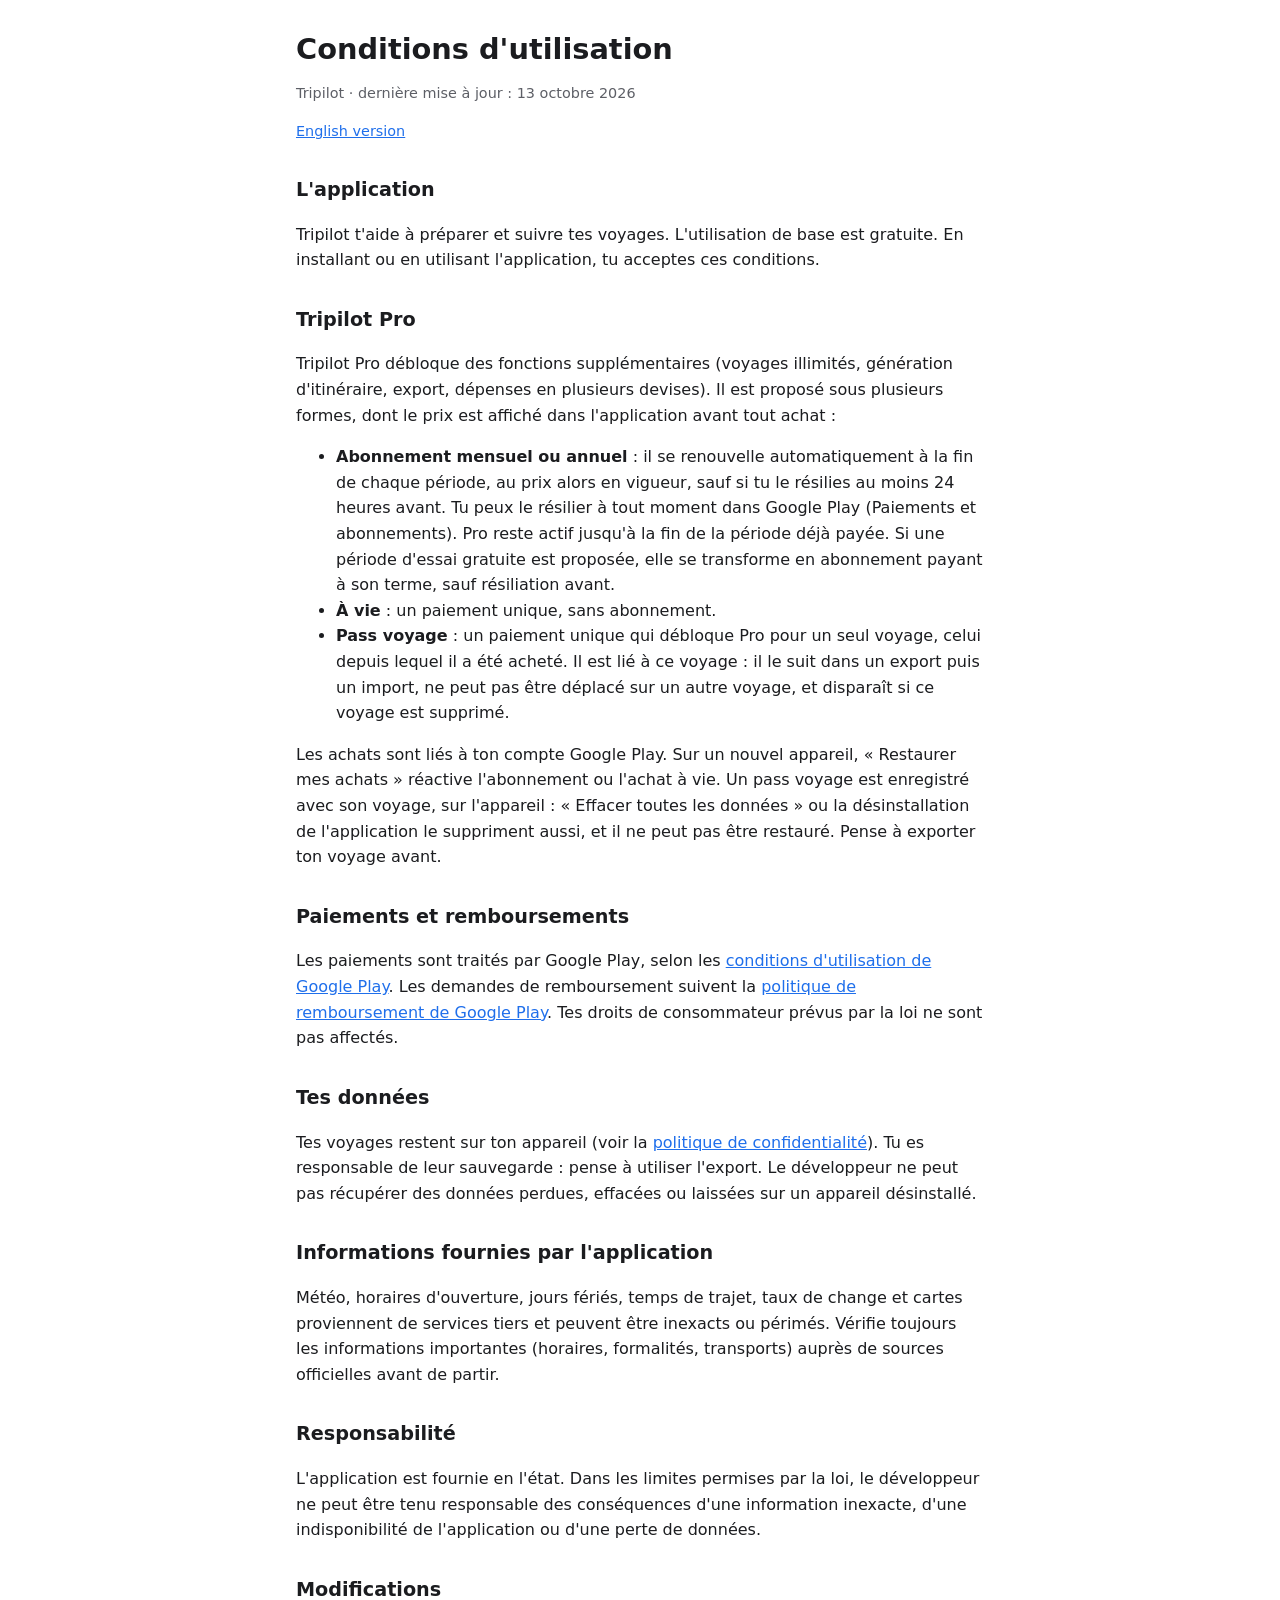
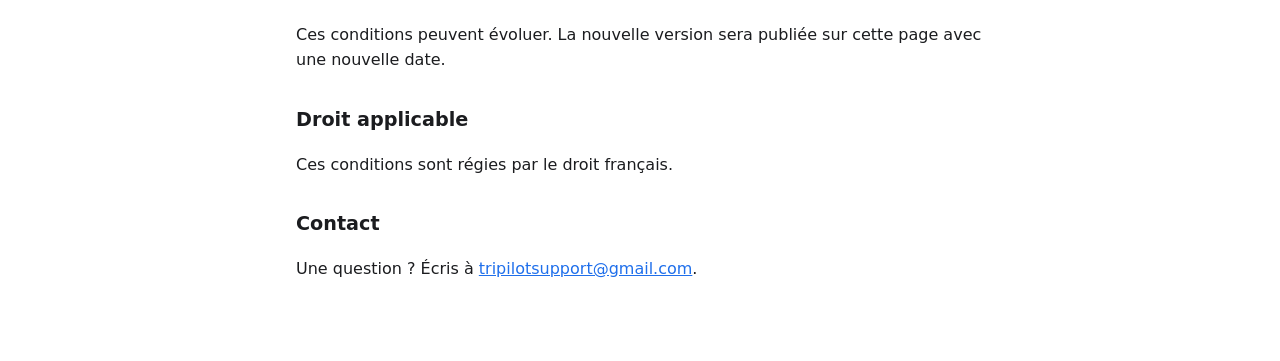
<file: fr/terms.html>
<!doctype html>
<html lang="fr">
<head>
<meta charset="utf-8">
<meta name="viewport" content="width=device-width, initial-scale=1">
<title>Tripilot – Conditions</title>
<link rel="stylesheet" href="../style.css">
</head>
<body>
<main>
<h1>Conditions d'utilisation</h1>
<p class="updated">Tripilot · dernière mise à jour : 13 octobre 2026</p>
<p class="lang"><a href="../en/terms.html">English version</a></p>

<h2>L'application</h2>
<p>Tripilot t'aide à préparer et suivre tes voyages. L'utilisation de base est gratuite. En installant ou en utilisant l'application, tu acceptes ces conditions.</p>

<h2>Tripilot Pro</h2>
<p>Tripilot Pro débloque des fonctions supplémentaires (voyages illimités, génération d'itinéraire, export, dépenses en plusieurs devises). Il est proposé sous plusieurs formes, dont le prix est affiché dans l'application avant tout achat :</p>
<ul>
<li><strong>Abonnement mensuel ou annuel</strong> : il se renouvelle automatiquement à la fin de chaque période, au prix alors en vigueur, sauf si tu le résilies au moins 24 heures avant. Tu peux le résilier à tout moment dans Google Play (Paiements et abonnements). Pro reste actif jusqu'à la fin de la période déjà payée. Si une période d'essai gratuite est proposée, elle se transforme en abonnement payant à son terme, sauf résiliation avant.</li>
<li><strong>À vie</strong> : un paiement unique, sans abonnement.</li>
<li><strong>Pass voyage</strong> : un paiement unique qui débloque Pro pour un seul voyage, celui depuis lequel il a été acheté. Il est lié à ce voyage : il le suit dans un export puis un import, ne peut pas être déplacé sur un autre voyage, et disparaît si ce voyage est supprimé.</li>
</ul>
<p>Les achats sont liés à ton compte Google Play. Sur un nouvel appareil, « Restaurer mes achats » réactive l'abonnement ou l'achat à vie. Un pass voyage est enregistré avec son voyage, sur l'appareil : « Effacer toutes les données » ou la désinstallation de l'application le suppriment aussi, et il ne peut pas être restauré. Pense à exporter ton voyage avant.</p>

<h2>Paiements et remboursements</h2>
<p>Les paiements sont traités par Google Play, selon les <a href="https://play.google.com/about/play-terms/">conditions d'utilisation de Google Play</a>. Les demandes de remboursement suivent la <a href="https://support.google.com/googleplay/answer/2479637">politique de remboursement de Google Play</a>. Tes droits de consommateur prévus par la loi ne sont pas affectés.</p>

<h2>Tes données</h2>
<p>Tes voyages restent sur ton appareil (voir la <a href="privacy.html">politique de confidentialité</a>). Tu es responsable de leur sauvegarde : pense à utiliser l'export. Le développeur ne peut pas récupérer des données perdues, effacées ou laissées sur un appareil désinstallé.</p>

<h2>Informations fournies par l'application</h2>
<p>Météo, horaires d'ouverture, jours fériés, temps de trajet, taux de change et cartes proviennent de services tiers et peuvent être inexacts ou périmés. Vérifie toujours les informations importantes (horaires, formalités, transports) auprès de sources officielles avant de partir.</p>

<h2>Responsabilité</h2>
<p>L'application est fournie en l'état. Dans les limites permises par la loi, le développeur ne peut être tenu responsable des conséquences d'une information inexacte, d'une indisponibilité de l'application ou d'une perte de données.</p>

<h2>Modifications</h2>
<p>Ces conditions peuvent évoluer. La nouvelle version sera publiée sur cette page avec une nouvelle date.</p>

<h2>Droit applicable</h2>
<p>Ces conditions sont régies par le droit français.</p>

<h2>Contact</h2>
<p>Une question ? Écris à <a href="mailto:tripilotsupport@gmail.com">tripilotsupport@gmail.com</a>.</p>
</main>
</body>
</html>
</file>
<file: style.css>
:root {
  --bg: #ffffff;
  --text: #1b1c1f;
  --muted: #5d5f66;
  --accent: #1f6feb;
  --rule: #e3e4e8;
}
@media (prefers-color-scheme: dark) {
  :root {
    --bg: #121316;
    --text: #e4e5ea;
    --muted: #a3a6ae;
    --accent: #7fb0ff;
    --rule: #2b2d33;
  }
}
* { box-sizing: border-box; }
body {
  margin: 0;
  background: var(--bg);
  color: var(--text);
  font: 16px/1.6 system-ui, -apple-system, "Segoe UI", Roboto, sans-serif;
}
main { max-width: 720px; margin: 0 auto; padding: 32px 16px 64px; }
h1 { font-size: 1.8rem; line-height: 1.25; margin: 0 0 4px; }
h2 { font-size: 1.2rem; margin: 32px 0 8px; }
.updated, .lang { color: var(--muted); font-size: 0.9rem; }
.lang { margin-bottom: 24px; }
a { color: var(--accent); }
table { width: 100%; border-collapse: collapse; font-size: 0.95rem; }
th, td { text-align: left; vertical-align: top; padding: 8px 8px 8px 0; border-bottom: 1px solid var(--rule); }
td:first-child { white-space: nowrap; font-weight: 600; }
@media (max-width: 520px) {
  table, tr, td, th { display: block; }
  thead { display: none; }
  td { border: 0; padding: 2px 0; }
  tr { border-bottom: 1px solid var(--rule); padding: 8px 0; }
}
</file>
